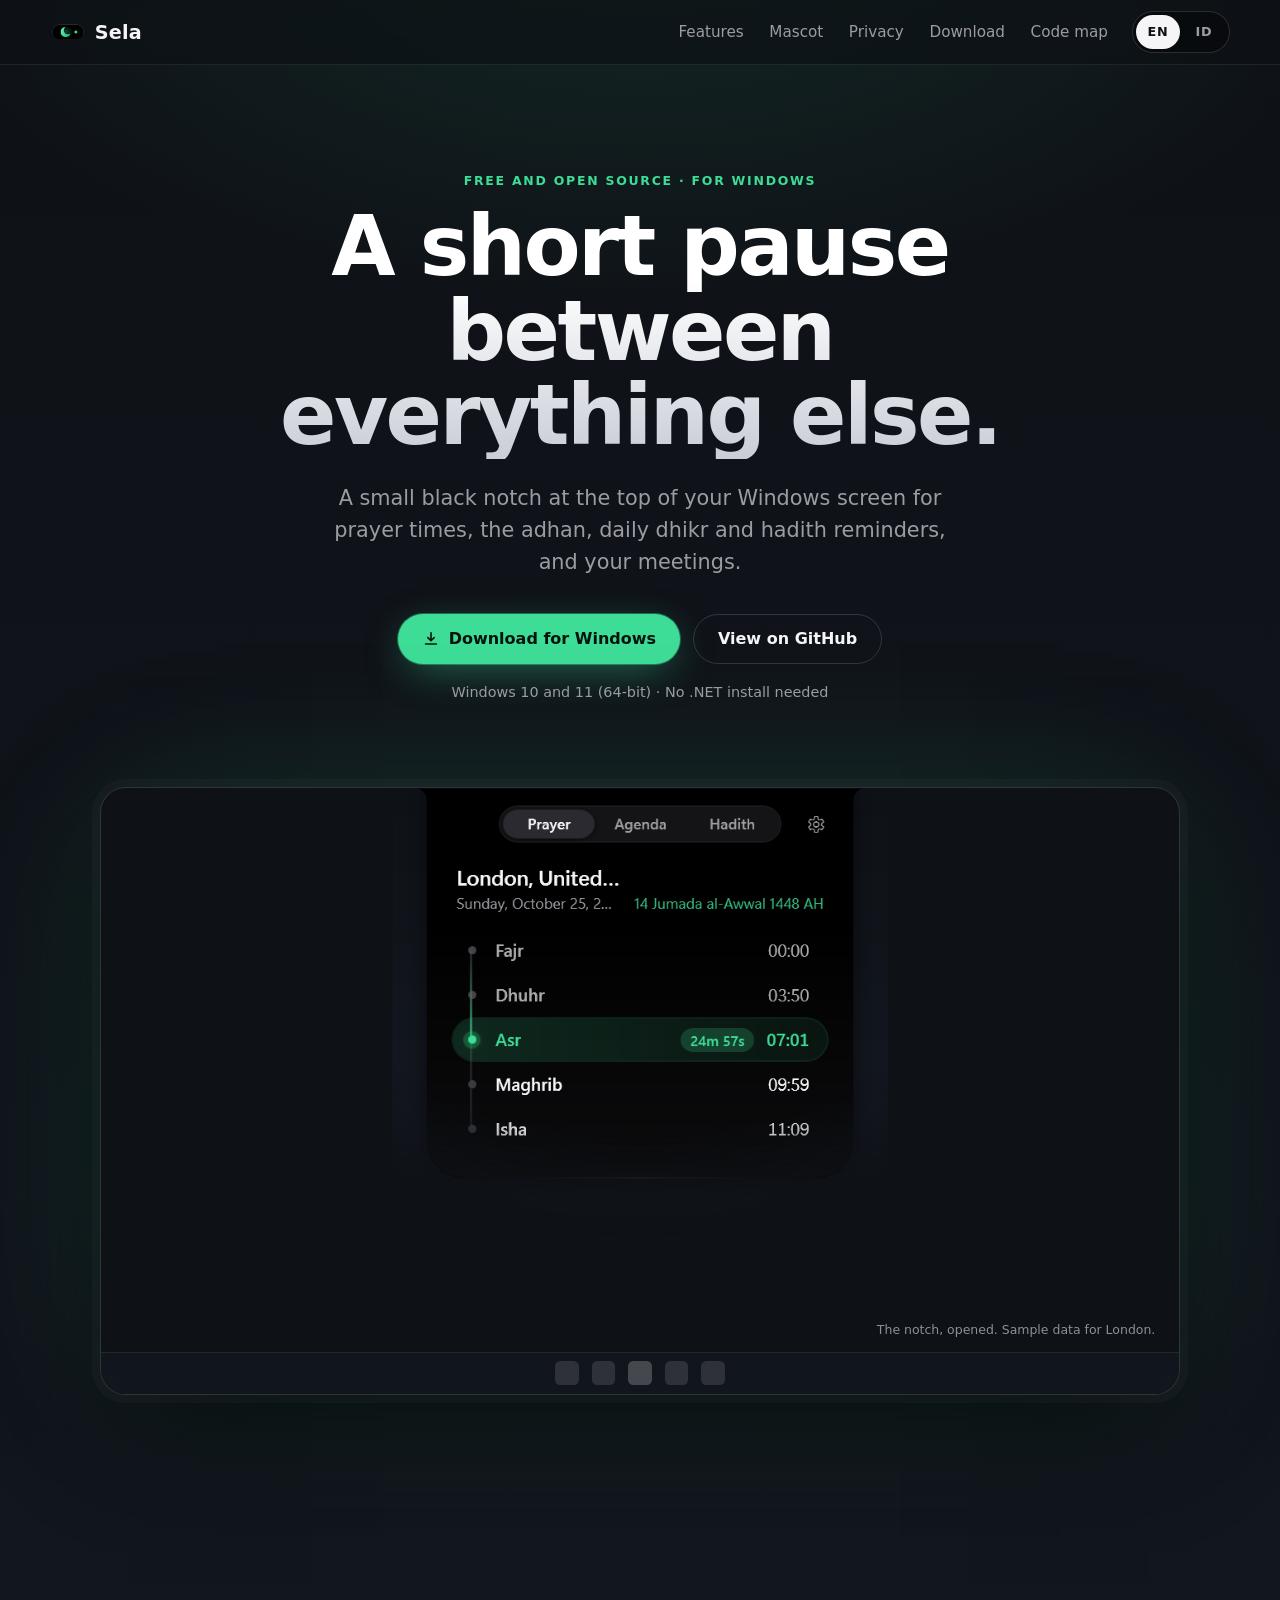
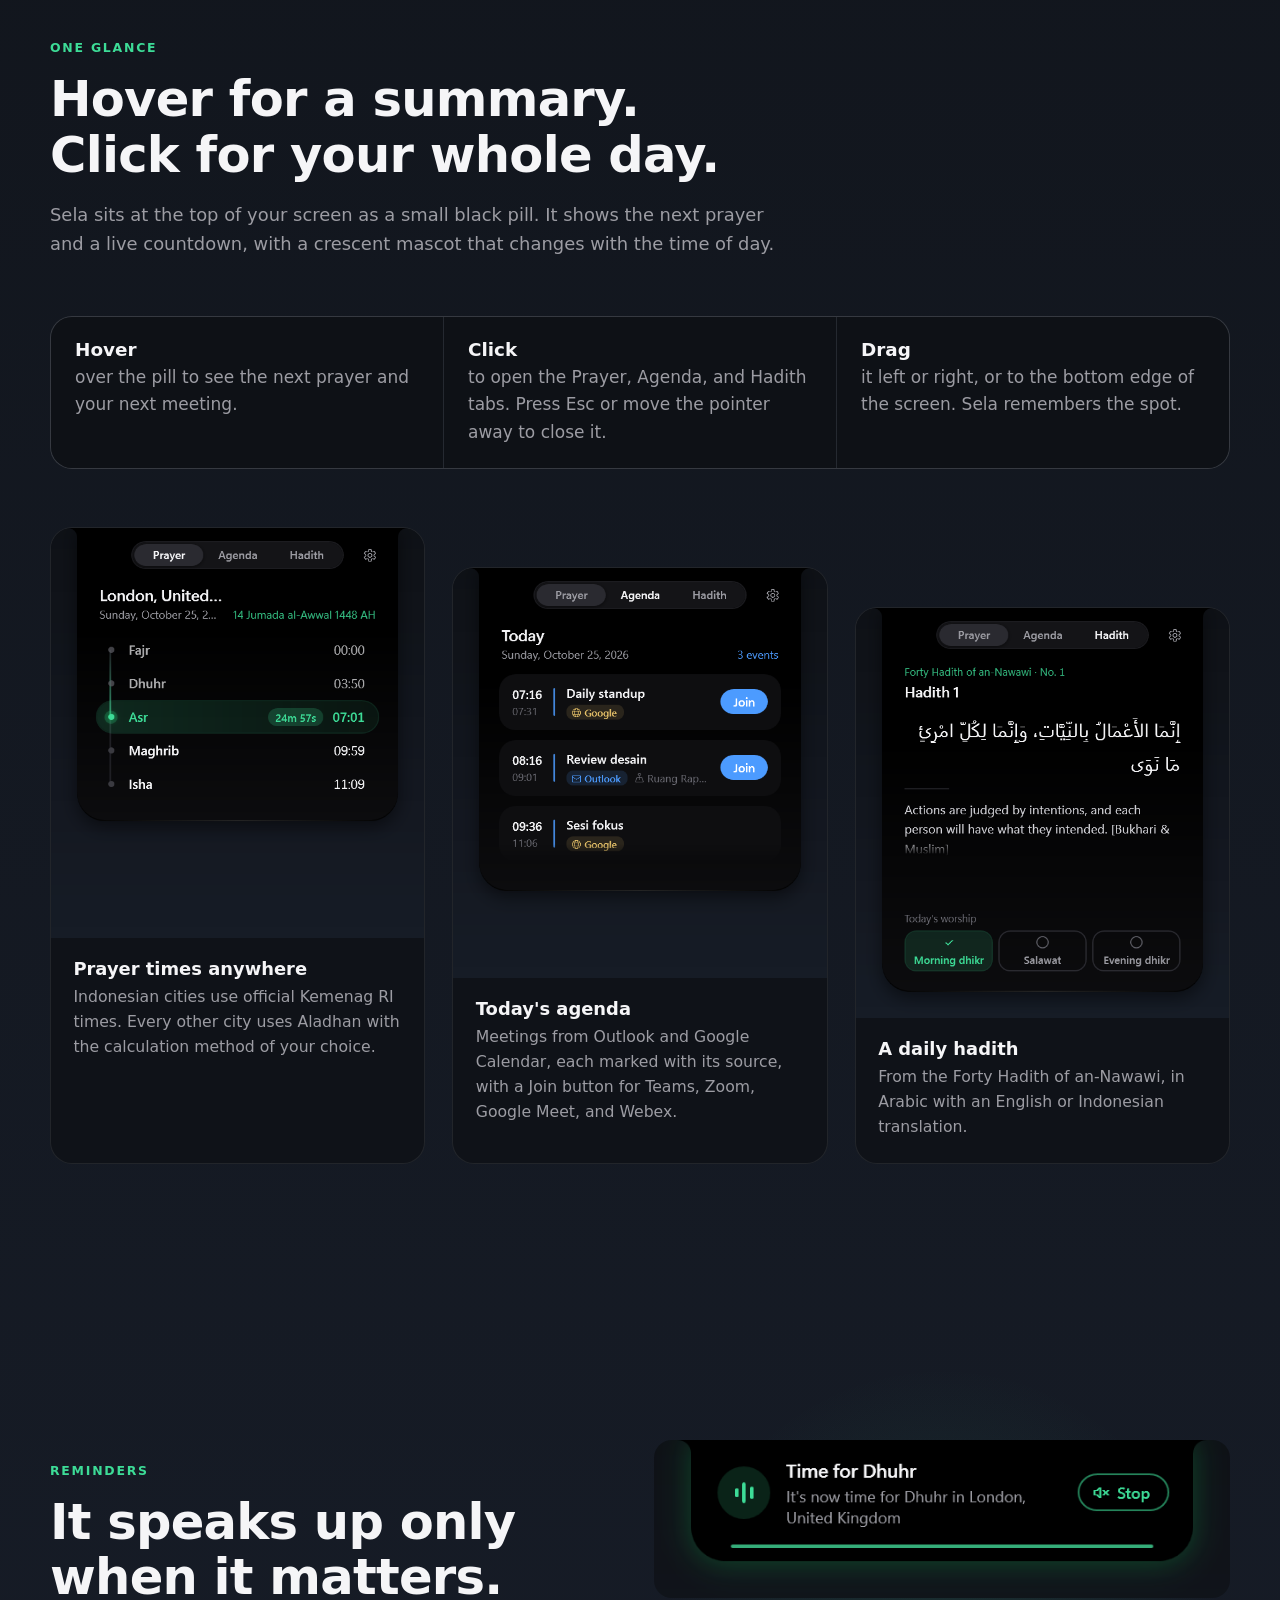
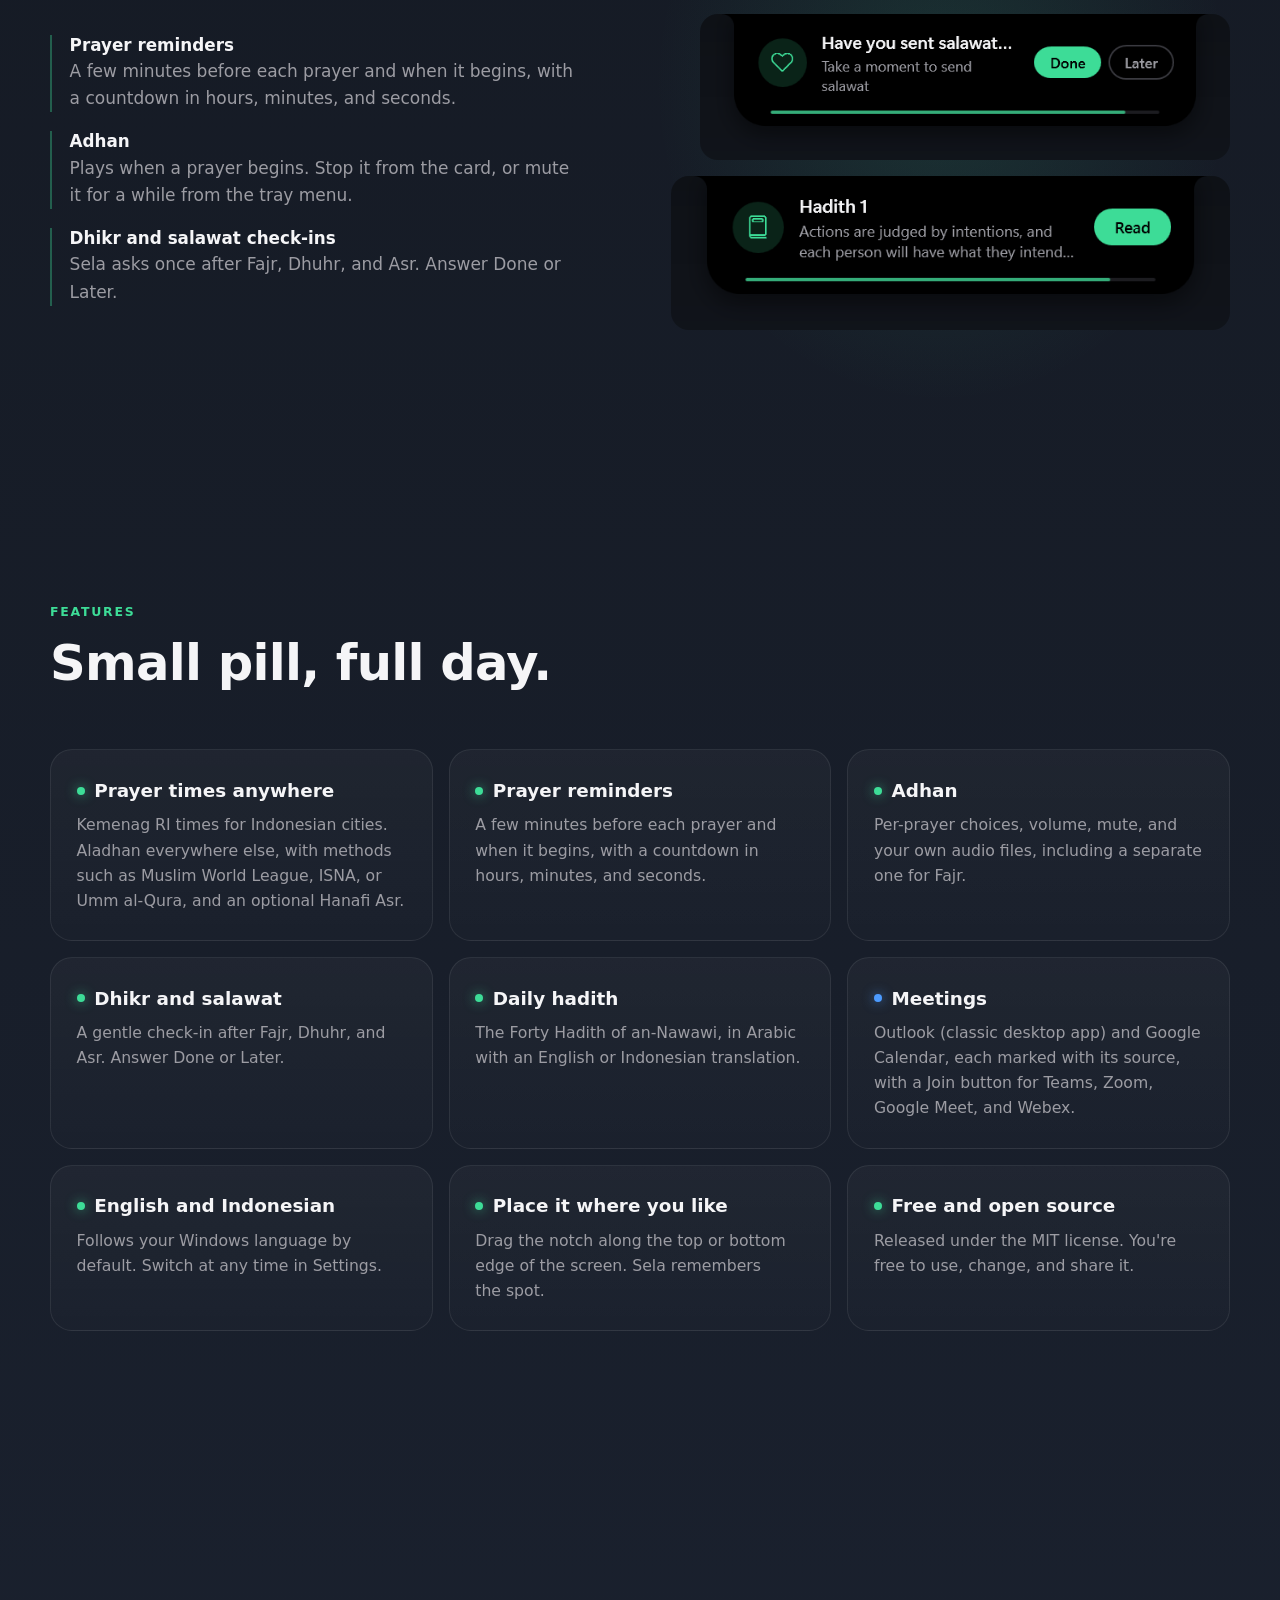
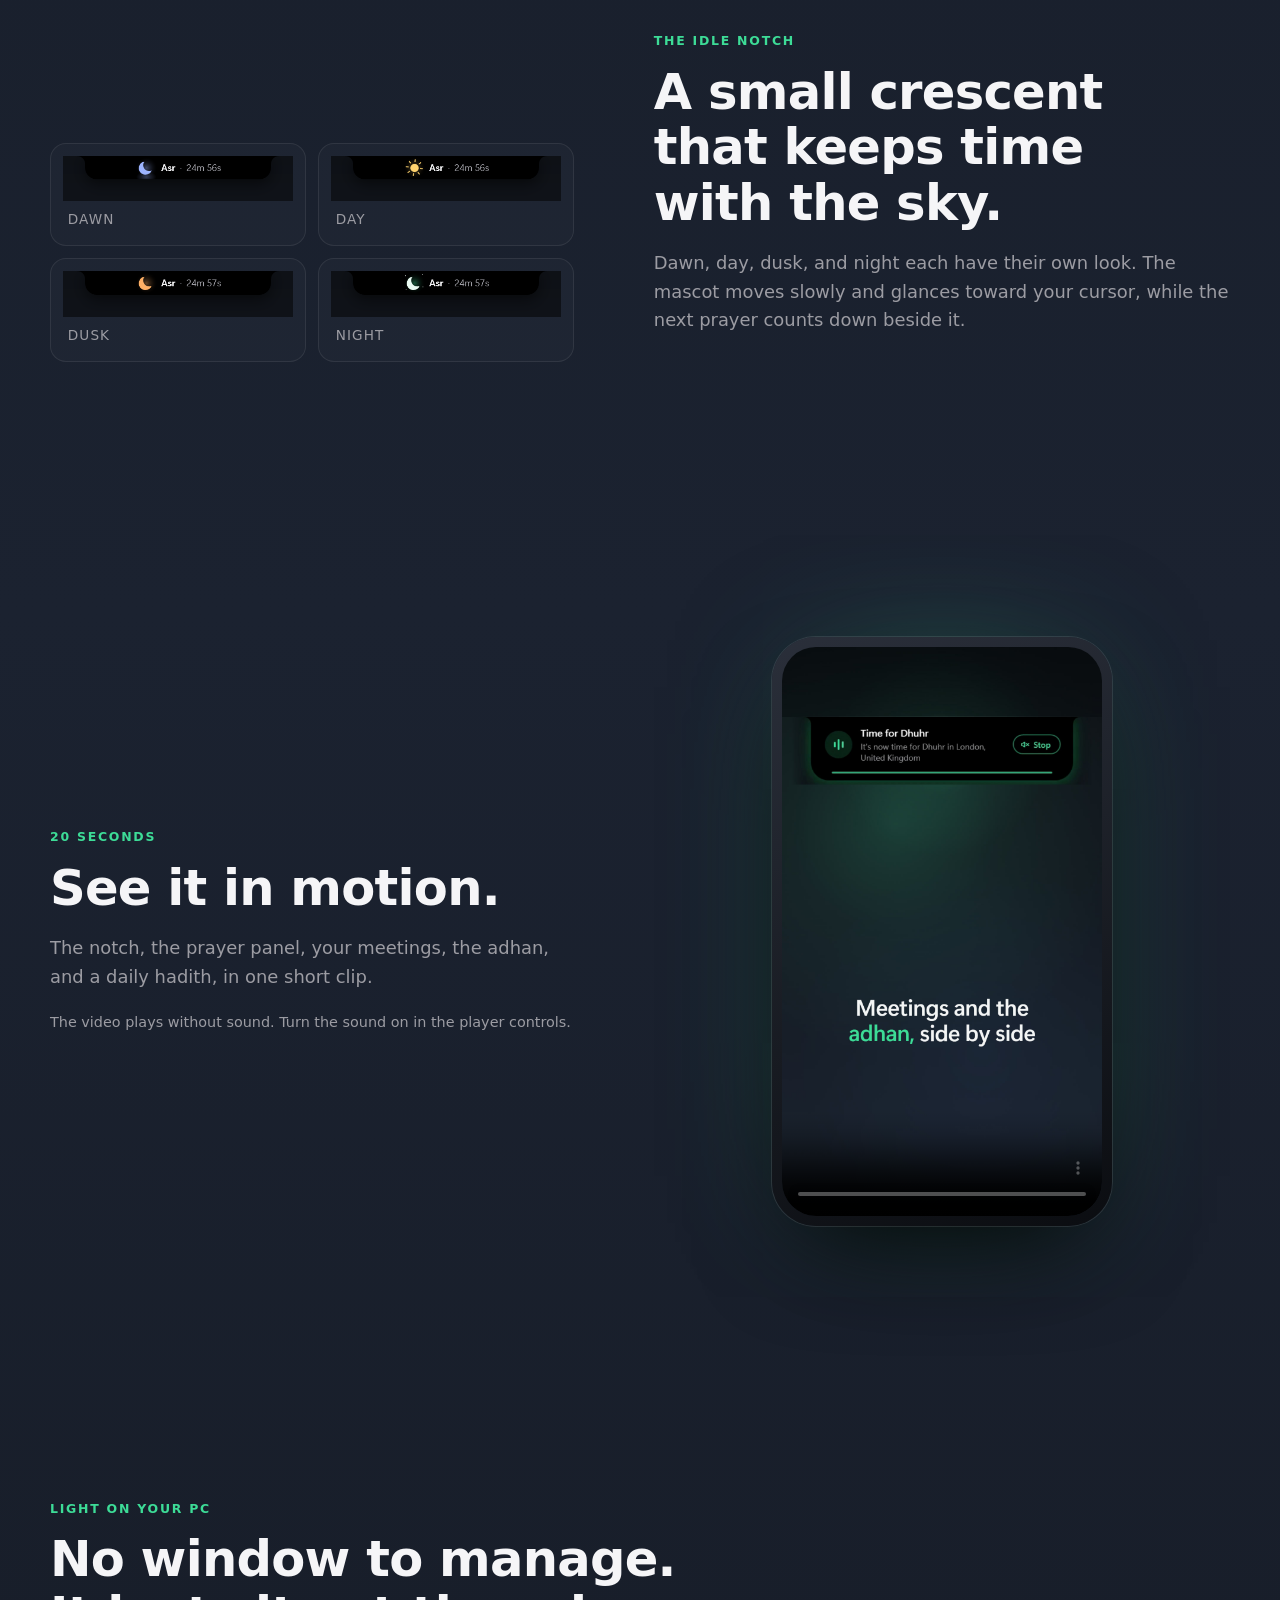
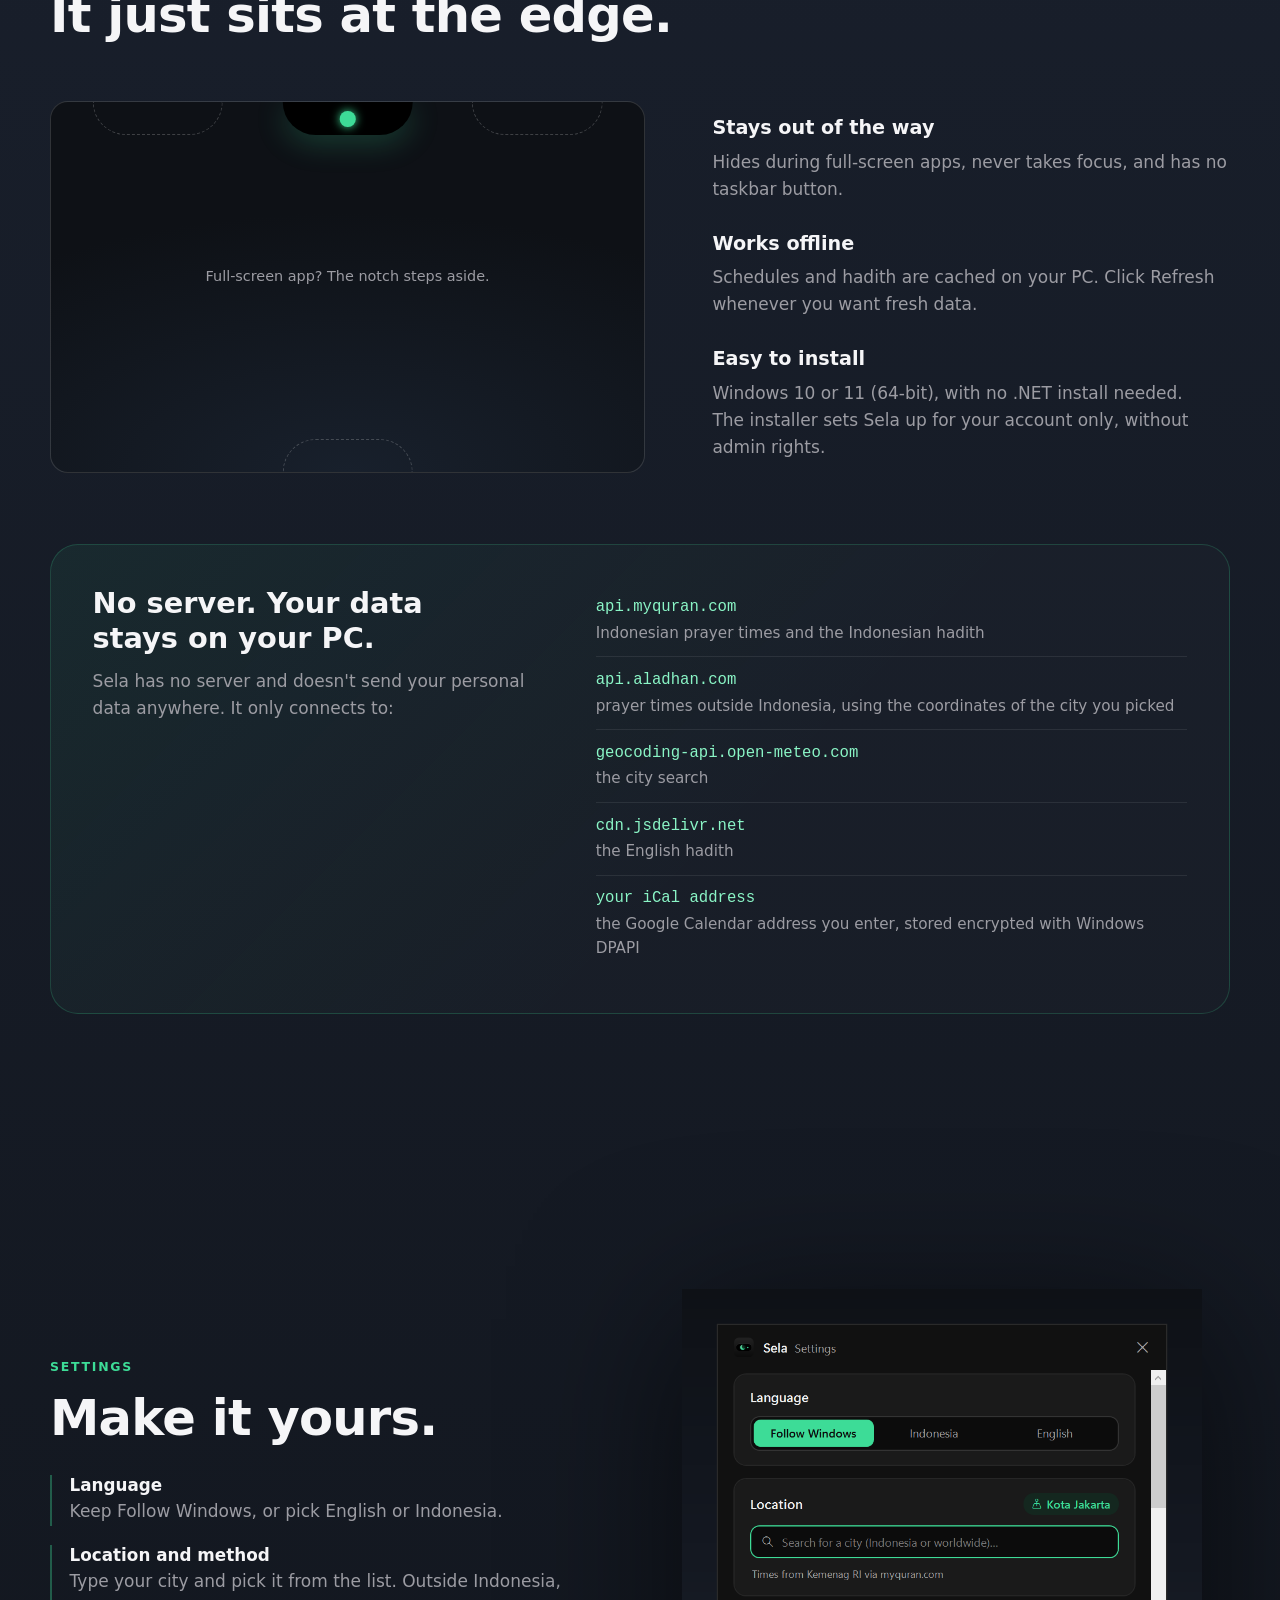
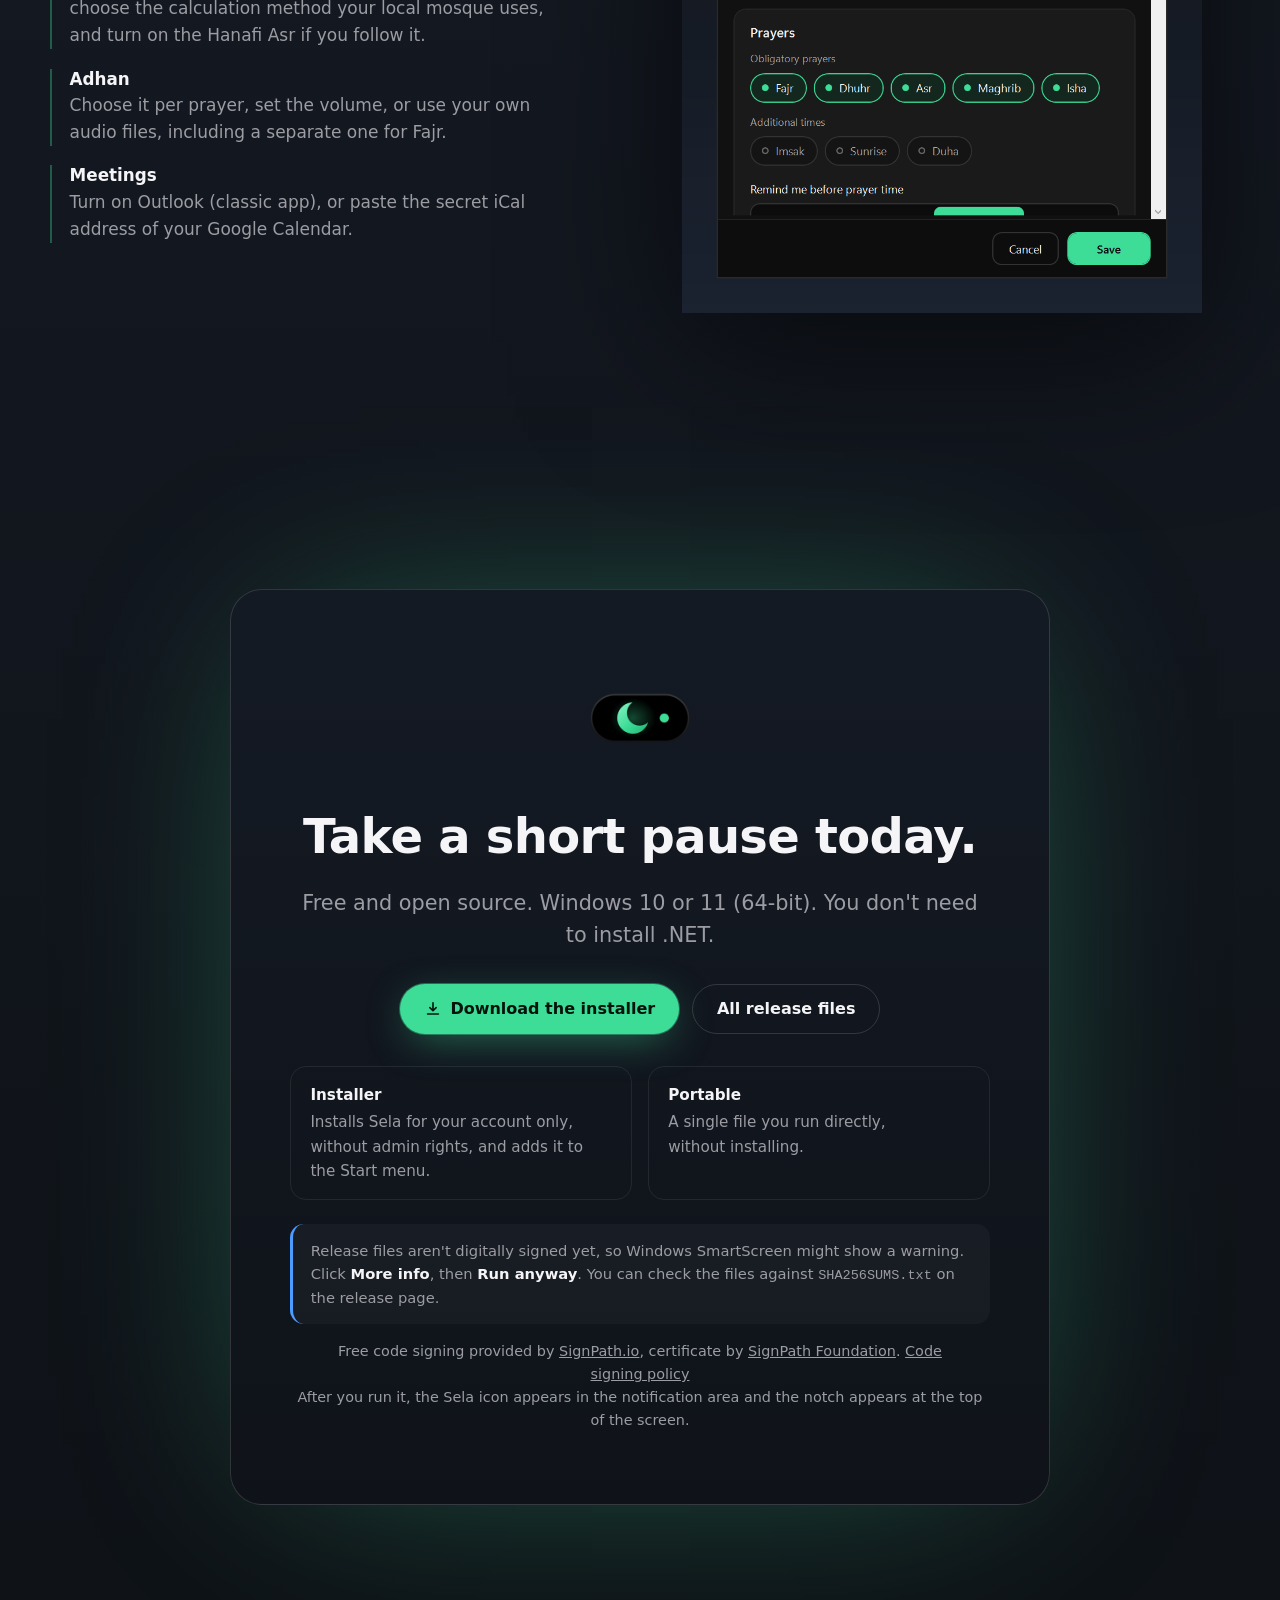
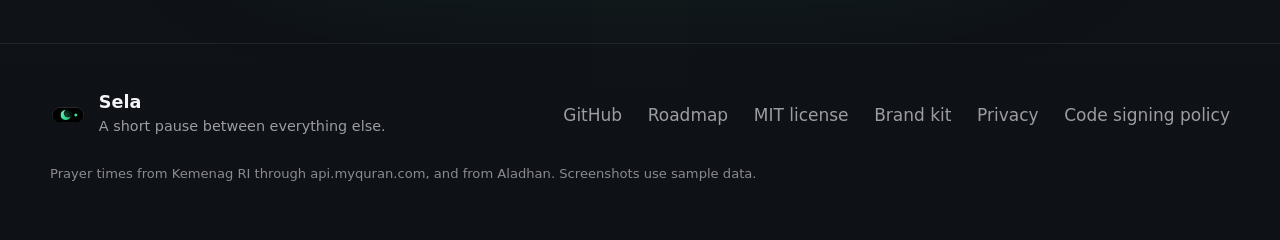
<file: docs/index.html>
<!doctype html>
<html lang="en">
<head>
  <meta charset="utf-8">
  <meta name="viewport" content="width=device-width, initial-scale=1">
  <title>Sela · A short pause between everything else</title>
  <meta name="description" content="Sela is a small black notch at the top of your Windows screen for prayer times, the adhan, daily dhikr and hadith reminders, and your Outlook and Google Calendar meetings. Free and open source.">
  <link rel="canonical" href="https://agusumri.github.io/sela/">
  <meta name="theme-color" content="#0E1116">
  <meta name="color-scheme" content="dark">

  <meta property="og:type" content="website">
  <meta property="og:site_name" content="Sela">
  <meta property="og:title" content="Sela · A short pause between everything else">
  <meta property="og:description" content="A small notch at the top of your Windows screen for prayer times, the adhan, daily reminders, and meetings.">
  <meta property="og:url" content="https://agusumri.github.io/sela/">
  <meta property="og:image" content="https://agusumri.github.io/sela/brand/social/github-social-preview.png">
  <meta property="og:image:width" content="1280">
  <meta property="og:image:height" content="640">
  <meta property="og:image:alt" content="Sela logo and tagline on a dark background">
  <meta property="og:locale" content="en_US">
  <meta property="og:locale:alternate" content="id_ID">
  <meta name="twitter:card" content="summary_large_image">
  <meta name="twitter:title" content="Sela · A short pause between everything else">
  <meta name="twitter:description" content="A small notch at the top of your Windows screen for prayer times, the adhan, daily reminders, and meetings.">
  <meta name="twitter:image" content="https://agusumri.github.io/sela/brand/social/github-social-preview.png">

  <link rel="icon" href="assets/img/favicon.svg" type="image/svg+xml">
  <link rel="icon" href="assets/img/favicon-32.png" type="image/png" sizes="32x32">
  <link rel="apple-touch-icon" href="assets/img/apple-touch-icon.png">
  <link rel="stylesheet" href="assets/css/site.css">
  <script>document.documentElement.classList.add('js');</script>
</head>
<body>
  <a class="skip" href="#main" data-i18n="skip">Skip to content</a>

  <header class="site-header">
    <div class="wrap header-row">
      <a class="brand" href="#top" aria-label="Sela, back to top">
        <img src="assets/img/sela-mark-256.png" alt="" width="40" height="40">
        <span>Sela</span>
      </a>
      <nav class="nav" aria-label="Sections" data-i18n-aria="navLabel">
        <a href="#features" data-i18n="navFeatures">Features</a>
        <a href="#mascot" data-i18n="navMascot">Mascot</a>
        <a href="#privacy" data-i18n="navPrivacy">Privacy</a>
        <a href="#download" data-i18n="navDownload">Download</a>
        <a href="floorplan/" data-i18n="navMap">Code map</a>
      </nav>
      <div class="lang" role="group" aria-label="Language" data-i18n-aria="langLabel">
        <button type="button" data-lang="en" aria-pressed="true" lang="en"><span aria-hidden="true">EN</span><span class="sr">English</span></button>
        <button type="button" data-lang="id" aria-pressed="false" lang="id"><span aria-hidden="true">ID</span><span class="sr">Bahasa Indonesia</span></button>
      </div>
    </div>
  </header>

  <main id="main">
    <!-- Hero -->
    <section class="hero" id="top" aria-labelledby="hero-title">
      <div class="wrap hero-copy">
        <p class="eyebrow reveal" data-i18n="heroEyebrow">Free and open source · for Windows</p>
        <h1 id="hero-title" class="reveal" data-i18n="heroTitle">A short pause between everything&nbsp;else.</h1>
        <p class="lede reveal" data-i18n="heroLede">A small black notch at the top of your Windows screen for prayer times, the adhan, daily dhikr and hadith reminders, and your meetings.</p>
        <div class="cta reveal">
          <a class="btn btn-primary" href="https://github.com/agusumri/sela/releases/latest" data-dl>
            <svg aria-hidden="true" viewBox="0 0 20 20" width="18" height="18"><path d="M10 3v9m0 0 -3.5-3.5M10 12l3.5-3.5M4 15.5h12" fill="none" stroke="currentColor" stroke-width="1.8" stroke-linecap="round" stroke-linejoin="round"/></svg>
            <span data-i18n="ctaDownload">Download for Windows</span>
          </a>
          <a class="btn btn-ghost" href="https://github.com/agusumri/sela" data-i18n="ctaGithub">View on GitHub</a>
        </div>
        <p class="fine reveal"><span data-dl-meta></span><span data-i18n="heroReq">Windows 10 and 11 (64-bit) · No .NET install needed</span></p>
      </div>

      <div class="wrap">
        <figure class="screen reveal" aria-labelledby="screen-cap">
          <div class="screen-sky" aria-hidden="true">
            <span class="sky sky-dawn"></span><span class="sky sky-day"></span><span class="sky sky-dusk"></span><span class="sky sky-night"></span>
          </div>
          <div class="screen-panel">
            <img src="assets/img/en/panel-prayer.png" data-src="panel-prayer.png" width="600" height="660" fetchpriority="high"
                 alt="The Sela notch opened at the top of the screen: the London prayer schedule with a timeline and the next prayer highlighted in green"
                 data-i18n-alt="altHero">
          </div>
          <div class="taskbar" aria-hidden="true"><i></i><i></i><i class="on"></i><i></i><i></i></div>
          <figcaption id="screen-cap" class="screen-cap" data-i18n="heroCaption">The notch, opened. Sample data for London.</figcaption>
        </figure>
      </div>
    </section>

    <!-- How it works -->
    <section class="section" id="features" aria-labelledby="glance-title">
      <div class="wrap">
        <div class="section-head reveal">
          <p class="eyebrow" data-i18n="glanceEyebrow">One glance</p>
          <h2 id="glance-title" data-i18n="glanceTitle">Hover for a summary. Click for your whole day.</h2>
          <p data-i18n="glanceLede">Sela sits at the top of your screen as a small black pill. It shows the next prayer and a live countdown, with a crescent mascot that changes with the time of day.</p>
        </div>

        <ol class="steps reveal">
          <li><b data-i18n="stepHoverT">Hover</b><span data-i18n="stepHover">over the pill to see the next prayer and your next meeting.</span></li>
          <li><b data-i18n="stepClickT">Click</b><span data-i18n="stepClick">to open the Prayer, Agenda, and Hadith tabs. Press Esc or move the pointer away to close it.</span></li>
          <li><b data-i18n="stepDragT">Drag</b><span data-i18n="stepDrag">it left or right, or to the bottom edge of the screen. Sela remembers the spot.</span></li>
        </ol>

        <div class="panels">
          <figure class="panel-card reveal">
            <img src="assets/img/en/panel-prayer.png" data-src="panel-prayer.png" width="600" height="660" loading="lazy"
                 alt="Prayer tab: London schedule with a timeline and the next prayer highlighted in green" data-i18n-alt="altPrayer">
            <figcaption>
              <b data-i18n="panelPrayerT">Prayer times anywhere</b>
              <span data-i18n="panelPrayer">Indonesian cities use official Kemenag RI times. Every other city uses Aladhan with the calculation method of your choice.</span>
            </figcaption>
          </figure>
          <figure class="panel-card reveal">
            <img src="assets/img/en/panel-agenda.png" data-src="panel-agenda.png" width="600" height="660" loading="lazy"
                 alt="Agenda tab: meeting cards marked Outlook or Google, with Join buttons" data-i18n-alt="altAgenda">
            <figcaption>
              <b data-i18n="panelAgendaT">Today's agenda</b>
              <span data-i18n="panelAgenda">Meetings from Outlook and Google Calendar, each marked with its source, with a Join button for Teams, Zoom, Google Meet, and Webex.</span>
            </figcaption>
          </figure>
          <figure class="panel-card reveal">
            <img src="assets/img/en/panel-hadith.png" data-src="panel-hadith.png" width="600" height="660" loading="lazy"
                 alt="Hadith tab: Forty Hadith of an-Nawawi in Arabic with an English translation and today's worship check-ins" data-i18n-alt="altHadith">
            <figcaption>
              <b data-i18n="panelHadithT">A daily hadith</b>
              <span data-i18n="panelHadith">From the Forty Hadith of an-Nawawi, in Arabic with an English or Indonesian translation.</span>
            </figcaption>
          </figure>
        </div>
      </div>
    </section>

    <!-- Reminders -->
    <section class="section reminders" aria-labelledby="rem-title">
      <div class="wrap split">
        <div class="split-copy reveal">
          <p class="eyebrow" data-i18n="remEyebrow">Reminders</p>
          <h2 id="rem-title" data-i18n="remTitle">It speaks up only when it matters.</h2>
          <dl class="defs">
            <div><dt data-i18n="remPrayerT">Prayer reminders</dt><dd data-i18n="remPrayer">A few minutes before each prayer and when it begins, with a countdown in hours, minutes, and seconds.</dd></div>
            <div><dt data-i18n="remAdhanT">Adhan</dt><dd data-i18n="remAdhan">Plays when a prayer begins. Stop it from the card, or mute it for a while from the tray menu.</dd></div>
            <div><dt data-i18n="remHabitT">Dhikr and salawat check-ins</dt><dd data-i18n="remHabit">Sela asks once after Fajr, Dhuhr, and Asr. Answer Done or Later.</dd></div>
          </dl>
        </div>
        <div class="cards-stack">
          <img class="reveal" src="assets/img/en/reminder-adhan.png" data-src="reminder-adhan.png" width="654" height="180" loading="lazy"
               alt="Prayer time card with a Stop button for the adhan" data-i18n-alt="altRemAdhan">
          <img class="reveal" src="assets/img/en/reminder-habit.png" data-src="reminder-habit.png" width="654" height="180" loading="lazy"
               alt="Check-in card asking about salawat, with Done and Later buttons" data-i18n-alt="altRemHabit">
          <img class="reveal" src="assets/img/en/reminder-hadith.png" data-src="reminder-hadith.png" width="654" height="180" loading="lazy"
               alt="Daily hadith card with a short preview and a Read button" data-i18n-alt="altRemHadith">
        </div>
      </div>
    </section>

    <!-- Feature grid -->
    <section class="section" aria-labelledby="grid-title">
      <div class="wrap">
        <div class="section-head reveal">
          <p class="eyebrow" data-i18n="gridEyebrow">Features</p>
          <h2 id="grid-title" data-i18n="gridTitle">Small pill, full day.</h2>
        </div>
        <ul class="grid">
          <li class="reveal"><h3 data-i18n="fPrayerT">Prayer times anywhere</h3><p data-i18n="fPrayer">Kemenag RI times for Indonesian cities. Aladhan everywhere else, with methods such as Muslim World League, ISNA, or Umm al-Qura, and an optional Hanafi Asr.</p></li>
          <li class="reveal"><h3 data-i18n="fRemT">Prayer reminders</h3><p data-i18n="fRem">A few minutes before each prayer and when it begins, with a countdown in hours, minutes, and seconds.</p></li>
          <li class="reveal"><h3 data-i18n="fAdhanT">Adhan</h3><p data-i18n="fAdhan">Per-prayer choices, volume, mute, and your own audio files, including a separate one for Fajr.</p></li>
          <li class="reveal"><h3 data-i18n="fHabitT">Dhikr and salawat</h3><p data-i18n="fHabit">A gentle check-in after Fajr, Dhuhr, and Asr. Answer Done or Later.</p></li>
          <li class="reveal"><h3 data-i18n="fHadithT">Daily hadith</h3><p data-i18n="fHadith">The Forty Hadith of an-Nawawi, in Arabic with an English or Indonesian translation.</p></li>
          <li class="reveal"><h3 class="blue" data-i18n="fMeetT">Meetings</h3><p data-i18n="fMeet">Outlook (classic desktop app) and Google Calendar, each marked with its source, with a Join button for Teams, Zoom, Google Meet, and Webex.</p></li>
          <li class="reveal"><h3 data-i18n="fLangT">English and Indonesian</h3><p data-i18n="fLang">Follows your Windows language by default. Switch at any time in Settings.</p></li>
          <li class="reveal"><h3 data-i18n="fPlaceT">Place it where you like</h3><p data-i18n="fPlace">Drag the notch along the top or bottom edge of the screen. Sela remembers the spot.</p></li>
          <li class="reveal"><h3 data-i18n="fOpenT">Free and open source</h3><p data-i18n="fOpen">Released under the MIT license. You're free to use, change, and share it.</p></li>
        </ul>
      </div>
    </section>

    <!-- Mascot -->
    <section class="section mascot" id="mascot" aria-labelledby="mascot-title">
      <div class="wrap split split-rev">
        <div class="split-copy reveal">
          <p class="eyebrow" data-i18n="mascotEyebrow">The idle notch</p>
          <h2 id="mascot-title" data-i18n="mascotTitle">A small crescent that keeps time with the sky.</h2>
          <p data-i18n="mascotLede">Dawn, day, dusk, and night each have their own look. The mascot moves slowly and glances toward your cursor, while the next prayer counts down beside it.</p>
        </div>
        <div class="sky-stage reveal">
          <div class="cycler" aria-hidden="true">
            <img src="assets/img/en/idle-dawn.png" data-src="idle-dawn.png" width="438" height="87" loading="lazy" alt="">
            <img src="assets/img/en/idle-day.png" data-src="idle-day.png" width="438" height="87" loading="lazy" alt="">
            <img src="assets/img/en/idle-dusk.png" data-src="idle-dusk.png" width="438" height="87" loading="lazy" alt="">
            <img src="assets/img/en/idle-night.png" data-src="idle-night.png" width="438" height="87" loading="lazy" alt="">
          </div>
        <ul class="skies" aria-label="The notch through the day" data-i18n-aria="skiesLabel">
          <li class="reveal"><img src="assets/img/en/idle-dawn.png" data-src="idle-dawn.png" width="438" height="87" loading="lazy" alt="Dawn: lavender crescent, next prayer and a countdown with seconds" data-i18n-alt="altDawn"><span data-i18n="skyDawn">Dawn</span></li>
          <li class="reveal"><img src="assets/img/en/idle-day.png" data-src="idle-day.png" width="438" height="87" loading="lazy" alt="Day: small sun with rays, next prayer and countdown" data-i18n-alt="altDay"><span data-i18n="skyDay">Day</span></li>
          <li class="reveal"><img src="assets/img/en/idle-dusk.png" data-src="idle-dusk.png" width="438" height="87" loading="lazy" alt="Dusk: amber crescent, next prayer and countdown" data-i18n-alt="altDusk"><span data-i18n="skyDusk">Dusk</span></li>
          <li class="reveal"><img src="assets/img/en/idle-night.png" data-src="idle-night.png" width="438" height="87" loading="lazy" alt="Night: crescent with stars, next prayer and countdown" data-i18n-alt="altNight"><span data-i18n="skyNight">Night</span></li>
        </ul>
        </div>
      </div>
    </section>

    <!-- Video -->
    <section class="section motion" aria-labelledby="motion-title">
      <div class="wrap split">
        <div class="split-copy reveal">
          <p class="eyebrow" data-i18n="motionEyebrow">20 seconds</p>
          <h2 id="motion-title" data-i18n="motionTitle">See it in motion.</h2>
          <p data-i18n="motionLede">The notch, the prayer panel, your meetings, the adhan, and a daily hadith, in one short clip.</p>
          <p class="fine" data-i18n="motionNote">The video plays without sound. Turn the sound on in the player controls.</p>
        </div>
        <div class="phone reveal">
          <video id="brag" src="media/brag-en.mp4" poster="media/brag-en.jpg" width="1080" height="1920"
                 muted loop playsinline preload="metadata" controls
                 aria-label="Sela launch video: the notch, the prayer panel, meetings, the adhan and a daily hadith"
                 data-i18n-aria="videoLabel"></video>
        </div>
      </div>
    </section>

    <!-- Light on your PC + privacy -->
    <section class="section light" id="privacy" aria-labelledby="light-title">
      <div class="wrap">
        <div class="section-head reveal">
          <p class="eyebrow" data-i18n="lightEyebrow">Light on your PC</p>
          <h2 id="light-title" data-i18n="lightTitle">No window to manage. It just sits at the edge.</h2>
        </div>

        <div class="light-grid">
          <div class="desk reveal" aria-hidden="true">
            <div class="desk-screen">
              <span class="pill pill-now"><i></i></span>
              <span class="pill ghost g-left"></span>
              <span class="pill ghost g-right"></span>
              <span class="pill ghost g-bottom"></span>
              <span class="fs" data-i18n="deskFs">Full-screen app? The notch steps aside.</span>
            </div>
          </div>

          <ul class="light-list">
            <li class="reveal"><h3 data-i18n="lOutT">Stays out of the way</h3><p data-i18n="lOut">Hides during full-screen apps, never takes focus, and has no taskbar button.</p></li>
            <li class="reveal"><h3 data-i18n="lOffT">Works offline</h3><p data-i18n="lOff">Schedules and hadith are cached on your PC. Click Refresh whenever you want fresh data.</p></li>
            <li class="reveal"><h3 data-i18n="lInstT">Easy to install</h3><p data-i18n="lInst">Windows 10 or 11 (64-bit), with no .NET install needed. The installer sets Sela up for your account only, without admin rights.</p></li>
          </ul>
        </div>

        <div class="privacy reveal">
          <div>
            <h3 data-i18n="privT">No server. Your data stays on your PC.</h3>
            <p data-i18n="priv">Sela has no server and doesn't send your personal data anywhere. It only connects to:</p>
          </div>
          <ul class="hosts">
            <li><code>api.myquran.com</code><span data-i18n="h1">Indonesian prayer times and the Indonesian hadith</span></li>
            <li><code>api.aladhan.com</code><span data-i18n="h2">prayer times outside Indonesia, using the coordinates of the city you picked</span></li>
            <li><code>geocoding-api.open-meteo.com</code><span data-i18n="h3">the city search</span></li>
            <li><code>cdn.jsdelivr.net</code><span data-i18n="h4">the English hadith</span></li>
            <li><code data-i18n="h5c">your iCal address</code><span data-i18n="h5">the Google Calendar address you enter, stored encrypted with Windows DPAPI</span></li>
          </ul>
        </div>
      </div>
    </section>

    <!-- Settings -->
    <section class="section settings" aria-labelledby="set-title">
      <div class="wrap split">
        <div class="split-copy reveal">
          <p class="eyebrow" data-i18n="setEyebrow">Settings</p>
          <h2 id="set-title" data-i18n="setTitle">Make it yours.</h2>
          <dl class="defs">
            <div><dt data-i18n="sLangT">Language</dt><dd data-i18n="sLang">Keep Follow Windows, or pick English or Indonesia.</dd></div>
            <div><dt data-i18n="sLocT">Location and method</dt><dd data-i18n="sLoc">Type your city and pick it from the list. Outside Indonesia, choose the calculation method your local mosque uses, and turn on the Hanafi Asr if you follow it.</dd></div>
            <div><dt data-i18n="sAdhanT">Adhan</dt><dd data-i18n="sAdhan">Choose it per prayer, set the volume, or use your own audio files, including a separate one for Fajr.</dd></div>
            <div><dt data-i18n="sMeetT">Meetings</dt><dd data-i18n="sMeet">Turn on Outlook (classic app), or paste the secret iCal address of your Google Calendar.</dd></div>
          </dl>
        </div>
        <figure class="settings-shot reveal">
          <img src="assets/img/en/settings.png" data-src="settings.png" width="900" height="1080" loading="lazy"
               alt="Settings window in English with Language, Location and Prayer sections" data-i18n-alt="altSettings">
        </figure>
      </div>
    </section>

    <!-- Download -->
    <section class="section download" id="download" aria-labelledby="dl-title">
      <div class="wrap">
        <div class="dl-card reveal">
          <img class="dl-mark" src="assets/img/sela-mark-256.png" alt="" width="128" height="128" loading="lazy">
          <h2 id="dl-title" data-i18n="dlTitle">Take a short pause today.</h2>
          <p class="lede" data-i18n="dlLede">Free and open source. Windows 10 or 11 (64-bit). You don't need to install .NET.</p>
          <div class="cta">
            <a class="btn btn-primary" href="https://github.com/agusumri/sela/releases/latest" data-dl>
              <svg aria-hidden="true" viewBox="0 0 20 20" width="18" height="18"><path d="M10 3v9m0 0 -3.5-3.5M10 12l3.5-3.5M4 15.5h12" fill="none" stroke="currentColor" stroke-width="1.8" stroke-linecap="round" stroke-linejoin="round"/></svg>
              <span data-i18n="dlInstaller">Download the installer</span>
            </a>
            <a class="btn btn-ghost" href="https://github.com/agusumri/sela/releases/latest" data-dl-portable data-i18n="dlAll">All release files</a>
          </div>
          <p class="fine" data-dl-meta></p>
          <div class="dl-opts">
            <p><b data-i18n="dlInstT">Installer</b> <span data-i18n="dlInst">Installs Sela for your account only, without admin rights, and adds it to the Start menu.</span></p>
            <p><b data-i18n="dlPortT">Portable</b> <span data-i18n="dlPort">A single file you run directly, without installing.</span></p>
          </div>
          <p class="note" data-i18n="dlNote">Release files aren't digitally signed yet, so Windows SmartScreen might show a warning. Click <b>More info</b>, then <b>Run anyway</b>. You can check the files against <code>SHA256SUMS.txt</code> on the release page.</p>
          <p class="fine">Free code signing provided by <a href="https://about.signpath.io/">SignPath.io</a>, certificate by <a href="https://signpath.org/">SignPath Foundation</a>. <a href="https://github.com/agusumri/sela#code-signing-policy" data-href-id="https://github.com/agusumri/sela/blob/main/README.id.md#code-signing-policy">Code signing policy</a></p>
          <p class="fine" data-i18n="dlAfter">After you run it, the Sela icon appears in the notification area and the notch appears at the top of the screen.</p>
        </div>
      </div>
    </section>
  </main>

  <footer class="site-footer">
    <div class="wrap footer-row">
      <div class="footer-brand">
        <img src="assets/img/sela-mark-256.png" alt="" width="36" height="36" loading="lazy">
        <div>
          <b>Sela</b>
          <span data-i18n="footTag">A short pause between everything else.</span>
        </div>
      </div>
      <nav aria-label="Project links" data-i18n-aria="footNav">
        <ul class="footer-links">
          <li><a href="https://github.com/agusumri/sela">GitHub</a></li>
          <li><a href="https://github.com/agusumri/sela/issues/13" data-i18n="footRoadmap">Roadmap</a></li>
          <li><a href="https://github.com/agusumri/sela/blob/main/LICENSE" data-i18n="footLicense">MIT license</a></li>
          <li><a href="https://github.com/agusumri/sela/tree/main/docs/brand" data-i18n="footBrand">Brand kit</a></li>
          <li><a href="https://github.com/agusumri/sela#privacy" data-href-id="https://github.com/agusumri/sela/blob/main/README.id.md#privasi" data-i18n="footPrivacy">Privacy</a></li>
          <li><a href="https://github.com/agusumri/sela#code-signing-policy" data-href-id="https://github.com/agusumri/sela/blob/main/README.id.md#code-signing-policy">Code signing policy</a></li>
        </ul>
      </nav>
      <p class="credits" data-i18n="footCredits">Prayer times from Kemenag RI through api.myquran.com, and from Aladhan. Screenshots use sample data.</p>
    </div>
  </footer>

  <script src="assets/js/site.js"></script>
</body>
</html>
</file>
<file: docs/assets/css/site.css>
/* Sela landing page. No web fonts, no third-party requests. */
:root {
  --bg-0: #0E1116;
  --bg-1: #1B2230;
  --bg-card: #141922;
  --line: rgb(255 255 255 / .08);
  --line-2: rgb(255 255 255 / .14);
  --text: #F5F5F7;
  --muted: #9C9CA3;
  --accent: #3DDC97;
  --accent-2: #8AF5C6;
  --blue: #4C9BFF;
  --notch: #000;
  --radius: 22px;
  --wrap: 1180px;
  --ease: cubic-bezier(.22, .61, .36, 1);
  --font-display: "Segoe UI Variable Display", "Segoe UI", system-ui, -apple-system, sans-serif;
  --font-text: "Segoe UI Variable Text", "Segoe UI", system-ui, -apple-system, sans-serif;
  color-scheme: dark;
}

*, *::before, *::after { box-sizing: border-box; }
html { scroll-behavior: smooth; -webkit-text-size-adjust: 100%; overflow-x: clip; }
@media (prefers-reduced-motion: reduce) { html { scroll-behavior: auto; } }

body {
  margin: 0;
  min-height: 100vh;
  overflow-x: clip;
  font: 400 1.0625rem/1.6 var(--font-text);
  color: var(--text);
  background:
    radial-gradient(1100px 620px at 50% -120px, rgb(61 220 151 / .13), transparent 70%),
    linear-gradient(180deg, var(--bg-0) 0%, var(--bg-1) 55%, var(--bg-0) 100%);
  background-color: var(--bg-0);
  text-rendering: optimizeLegibility;
  -webkit-font-smoothing: antialiased;
}

img, video { display: block; max-width: 100%; height: auto; }
a { color: inherit; }
code { font: .92em/1.4 ui-monospace, "Cascadia Mono", Consolas, monospace; }
h1, h2, h3 { font-family: var(--font-display); font-weight: 600; margin: 0; text-wrap: balance; }
p { margin: 0; text-wrap: pretty; }

.wrap { width: min(100% - 2.5rem, var(--wrap)); margin-inline: auto; }
.sr { position: absolute; width: 1px; height: 1px; overflow: hidden; clip-path: inset(50%); white-space: nowrap; }

:focus-visible { outline: 2px solid var(--accent); outline-offset: 3px; border-radius: 8px; }

.skip {
  position: absolute; left: 1rem; top: -4rem; z-index: 100;
  padding: .6rem 1rem; border-radius: 10px;
  background: var(--accent); color: #04140C; font-weight: 600; text-decoration: none;
}
.skip:focus { top: 1rem; }

/* Header */
.site-header {
  position: sticky; top: 0; z-index: 50;
  background: rgb(14 17 22 / .72);
  backdrop-filter: blur(14px) saturate(140%);
  -webkit-backdrop-filter: blur(14px) saturate(140%);
  border-bottom: 1px solid var(--line);
}
.header-row { display: flex; align-items: center; gap: 1.5rem; min-height: 64px; }
.brand { display: inline-flex; align-items: center; gap: .55rem; text-decoration: none; font: 600 1.2rem var(--font-display); letter-spacing: .01em; }
.brand img { width: 36px; height: 36px; }
.nav { display: flex; gap: 1.6rem; margin-left: auto; }
.nav a { color: var(--muted); text-decoration: none; font-size: .95rem; transition: color .3s var(--ease); }
.nav a:hover { color: var(--text); }
.lang {
  display: inline-flex; padding: 3px; gap: 2px;
  border: 1px solid var(--line-2); border-radius: 999px; background: rgb(0 0 0 / .35);
}
.lang button {
  min-width: 44px; min-height: 34px; padding: 0 .7rem;
  border: 0; border-radius: 999px; background: transparent; color: var(--muted);
  font: 600 .8rem/1 var(--font-text); letter-spacing: .06em; cursor: pointer;
  transition: background-color .3s var(--ease), color .3s var(--ease);
}
.lang button:hover { color: var(--text); }
.lang button[aria-pressed="true"] { background: var(--text); color: #0E1116; }
@media (max-width: 760px) {
  .nav { display: none; }
  .lang { margin-left: auto; }
}

/* Shared */
.eyebrow {
  color: var(--accent); font: 600 .78rem/1.2 var(--font-text);
  letter-spacing: .14em; text-transform: uppercase; margin-bottom: 1rem;
}
.lede { color: var(--muted); font-size: clamp(1.05rem, .95rem + .45vw, 1.3rem); line-height: 1.55; }
.fine { color: var(--muted); font-size: .9rem; }
.section { padding-block: clamp(5rem, 3rem + 7vw, 9rem); }
.section-head { max-width: 46rem; margin-bottom: clamp(2.5rem, 2rem + 2vw, 4rem); }
.section-head h2, .split-copy h2 {
  font-size: clamp(1.9rem, 1.3rem + 2.4vw, 3.1rem); line-height: 1.12; letter-spacing: -.015em; margin-bottom: 1.1rem;
}
.section-head > p:not(.eyebrow), .split-copy > p:not(.eyebrow):not(.fine) { color: var(--muted); font-size: 1.12rem; }

.btn {
  display: inline-flex; align-items: center; justify-content: center; gap: .55rem;
  min-height: 50px; padding: 0 1.5rem; border-radius: 999px;
  font: 600 1rem/1 var(--font-text); text-decoration: none;
  transition: transform .4s var(--ease), box-shadow .4s var(--ease), background-color .3s var(--ease), border-color .3s var(--ease);
}
.btn-primary {
  background: var(--accent); color: #04140C;
  box-shadow: 0 0 0 1px rgb(61 220 151 / .4), 0 10px 40px -10px rgb(61 220 151 / .55);
}
.btn-primary:hover { transform: translateY(-1px); box-shadow: 0 0 0 1px rgb(61 220 151 / .6), 0 16px 50px -12px rgb(61 220 151 / .7); }
.btn-ghost { border: 1px solid var(--line-2); color: var(--text); }
.btn-ghost:hover { border-color: rgb(255 255 255 / .3); background: rgb(255 255 255 / .04); }
.cta { display: flex; flex-wrap: wrap; gap: .8rem; }

/* Hero */
.hero { padding-top: clamp(3.5rem, 2rem + 6vw, 7rem); padding-bottom: clamp(4rem, 2rem + 6vw, 7rem); }
.hero-copy { text-align: center; max-width: 52rem; }
.hero h1 {
  font-size: clamp(2.5rem, 1.4rem + 5vw, 5.2rem); line-height: 1.02; letter-spacing: -.03em; margin-bottom: 1.4rem;
  background: linear-gradient(180deg, #FFFFFF 30%, #C9CDD6 100%);
  -webkit-background-clip: text; background-clip: text; color: transparent;
}
.hero .lede { max-width: 40rem; margin: 0 auto 2.2rem; }
.hero .cta { justify-content: center; margin-bottom: 1.1rem; }
.hero .fine { text-align: center; }
[data-dl-meta]:not(:empty)::after { content: " · "; }
.download [data-dl-meta]::after { content: none; }

/* Mock screen */
.screen {
  position: relative; margin: clamp(3rem, 2rem + 4vw, 5.5rem) auto 0;
  max-width: 1080px; aspect-ratio: 16 / 9;
  border-radius: clamp(14px, 2vw, 26px);
  background: #0E1116;
  border: 1px solid var(--line-2);
  box-shadow:
    0 0 0 8px rgb(255 255 255 / .025),
    0 40px 120px -30px rgb(0 0 0 / .9),
    0 0 160px -40px rgb(61 220 151 / .28);
  overflow: hidden; isolation: isolate;
}
.screen-sky, .sky { position: absolute; inset: 0; }
.screen-sky { z-index: -1; }
.sky { opacity: 0; animation: sky 48s linear infinite; }
.sky-dawn  { background: radial-gradient(120% 80% at 50% 110%, #3A2E57 0%, #1A1D2E 55%, #0E1116 100%); animation-delay: 0s; }
.sky-day   { background: radial-gradient(120% 80% at 50% 110%, #1F3A4A 0%, #15202B 55%, #0E1116 100%); animation-delay: -36s; }
.sky-dusk  { background: radial-gradient(120% 80% at 50% 110%, #4A3022 0%, #1E1A1E 55%, #0E1116 100%); animation-delay: -24s; }
.sky-night { background: radial-gradient(120% 80% at 50% 110%, #12302A 0%, #121822 55%, #0E1116 100%); animation-delay: -12s; }
@keyframes sky {
  0% { opacity: 0; }
  8%, 25% { opacity: 1; }
  33%, 100% { opacity: 0; }
}
.sky-night::after {
  content: ""; position: absolute; inset: 0;
  background-image:
    radial-gradient(1.4px 1.4px at 12% 22%, #fff9, transparent),
    radial-gradient(1px 1px at 82% 18%, #fff8, transparent),
    radial-gradient(1.2px 1.2px at 70% 42%, #fff6, transparent),
    radial-gradient(1px 1px at 25% 60%, #fff5, transparent),
    radial-gradient(1.3px 1.3px at 90% 64%, #fff7, transparent),
    radial-gradient(1px 1px at 8% 80%, #fff5, transparent);
}
.screen-panel {
  position: absolute; top: 0; left: 50%; width: min(46%, 520px);
  transform: translateX(-50%);
  /* soften the screenshot's own background into the sky */
  -webkit-mask-image: radial-gradient(140% 100% at 50% 0%, #000 62%, transparent 82%);
  mask-image: radial-gradient(140% 100% at 50% 0%, #000 62%, transparent 82%);
}
.screen-panel img { width: 100%; }
.js .screen-panel { clip-path: inset(0 0 78% 0); animation: unfold 1.6s var(--ease) .5s forwards; }
@keyframes unfold { to { clip-path: inset(0 0 0 0); } }
.taskbar {
  position: absolute; left: 0; right: 0; bottom: 0; height: 7%;
  display: flex; align-items: center; justify-content: center; gap: 1.2%;
  background: rgb(20 24 32 / .72); border-top: 1px solid var(--line);
  backdrop-filter: blur(10px);
}
.taskbar i { width: 2.2%; aspect-ratio: 1; border-radius: 22%; background: rgb(255 255 255 / .12); }
.taskbar i.on { background: rgb(255 255 255 / .22); }
.screen-cap { position: absolute; right: 2.2%; bottom: 9%; color: rgb(156 156 163 / .9); font-size: .78rem; }
@media (max-width: 640px) {
  .screen { aspect-ratio: 3 / 4; }
  .screen-panel { width: 92%; }
  .taskbar i { width: 6%; }
  .screen-cap { left: 0; right: 0; text-align: center; bottom: 10%; }
}

/* Steps */
.steps {
  list-style: none; padding: 0; margin: 0 0 clamp(2.5rem, 2rem + 2vw, 4rem);
  display: grid; grid-template-columns: repeat(3, 1fr); gap: 1px;
  border: 1px solid var(--line); border-radius: var(--radius); overflow: hidden; background: var(--line);
}
.steps li { background: var(--bg-0); padding: 1.4rem 1.5rem; color: var(--muted); }
.steps b { display: block; color: var(--text); font: 600 1.15rem var(--font-display); margin-bottom: .25rem; }
@media (max-width: 760px) { .steps { grid-template-columns: 1fr; } }

/* Panels */
.panels { display: grid; grid-template-columns: repeat(3, 1fr); gap: clamp(1rem, .5rem + 1.5vw, 1.75rem); }
.panel-card {
  margin: 0; border-radius: var(--radius); overflow: hidden;
  background: #0F1218; border: 1px solid var(--line);
  transition: transform .8s var(--ease), border-color .5s var(--ease);
}
.panel-card:hover { transform: translateY(-4px); border-color: rgb(61 220 151 / .3); }
.panel-card img { width: 100%; }
.panel-card figcaption { padding: 1.2rem 1.4rem 1.5rem; color: var(--muted); font-size: .98rem; }
.panel-card figcaption b { display: block; color: var(--text); font: 600 1.12rem var(--font-display); margin-bottom: .35rem; }
.panel-card:nth-child(2) { margin-top: 2.5rem; }
.panel-card:nth-child(3) { margin-top: 5rem; }
@media (max-width: 900px) {
  .panels { grid-template-columns: 1fr; max-width: 480px; margin-inline: auto; }
  .panel-card:nth-child(n) { margin-top: 0; }
}

/* Split layouts */
.split { display: grid; grid-template-columns: 1fr 1.1fr; gap: clamp(2.5rem, 1rem + 5vw, 6rem); align-items: center; }
.split-rev > :first-child { order: 2; }
@media (max-width: 900px) { .split { grid-template-columns: 1fr; } .split-rev > :first-child { order: 0; } }
.defs { margin: 1.8rem 0 0; display: grid; gap: 1.2rem; }
.defs div { padding-left: 1.1rem; border-left: 2px solid rgb(61 220 151 / .35); }
.defs dt { font: 600 1.05rem var(--font-display); }
.defs dd { margin: .2rem 0 0; color: var(--muted); }

.cards-stack { display: grid; gap: 1rem; position: relative; }
.cards-stack::before {
  content: ""; position: absolute; inset: -15% 0; z-index: -1;
  background: radial-gradient(closest-side, rgb(61 220 151 / .12), transparent);
}
.cards-stack img { width: 100%; border-radius: 18px; }
.cards-stack img:nth-child(2) { margin-left: 8%; width: 92%; }
.cards-stack img:nth-child(3) { margin-left: 3%; width: 97%; }

/* Feature grid */
.grid {
  list-style: none; margin: 0; padding: 0;
  display: grid; grid-template-columns: repeat(auto-fill, minmax(min(100%, 300px), 1fr)); gap: 1rem;
}
.grid li {
  padding: 1.6rem 1.6rem 1.7rem; border-radius: var(--radius);
  background: linear-gradient(180deg, rgb(255 255 255 / .035), rgb(255 255 255 / .01));
  border: 1px solid var(--line);
}
.grid h3 { font-size: 1.15rem; margin-bottom: .45rem; display: flex; align-items: center; gap: .6rem; }
.grid h3::before {
  content: ""; width: 8px; height: 8px; border-radius: 50%; background: var(--accent);
  box-shadow: 0 0 12px rgb(61 220 151 / .7); flex: none;
}
.grid h3.blue::before { background: var(--blue); box-shadow: 0 0 12px rgb(76 155 255 / .7); }
.grid p { color: var(--muted); font-size: .98rem; }

/* Mascot */
.mascot { position: relative; }
.sky-stage { display: grid; gap: 2rem; }
.cycler {
  position: relative; aspect-ratio: 438 / 87; width: 100%; max-width: 560px; margin-inline: auto;
  filter: drop-shadow(0 20px 60px rgb(61 220 151 / .18));
}
.cycler img { position: absolute; inset: 0; width: 100%; opacity: 0; animation: fade4 24s linear infinite; }
.cycler img:nth-child(1) { animation-delay: 0s; }
.cycler img:nth-child(2) { animation-delay: 6s; }
.cycler img:nth-child(3) { animation-delay: 12s; }
.cycler img:nth-child(4) { animation-delay: 18s; }
@keyframes fade4 { 0% { opacity: 0; } 6%, 25% { opacity: 1; } 31%, 100% { opacity: 0; } }
.skies { list-style: none; margin: 0; padding: 0; display: grid; grid-template-columns: repeat(2, 1fr); gap: .75rem; }
.skies li {
  display: grid; gap: .5rem; padding: .75rem .75rem .9rem; border-radius: 16px;
  background: rgb(255 255 255 / .02); border: 1px solid var(--line);
}
.skies img { width: 100%; }
.skies span { color: var(--muted); font-size: .85rem; letter-spacing: .08em; text-transform: uppercase; padding-left: .3rem; }

/* Video */
.phone {
  justify-self: center; width: min(100%, 340px);
  padding: 10px; border-radius: 44px;
  background: linear-gradient(160deg, #2A2F3A, #0B0D11);
  box-shadow: 0 0 0 1px rgb(255 255 255 / .1), 0 40px 100px -30px #000, 0 0 140px -50px rgb(61 220 151 / .5);
}
.phone video { width: 100%; aspect-ratio: 9 / 16; border-radius: 34px; background: #000; object-fit: cover; }
.motion .fine { margin-top: 1.2rem; }

/* Light on your PC */
.light-grid { display: grid; grid-template-columns: 1.15fr 1fr; gap: clamp(2rem, 1rem + 4vw, 5rem); align-items: center; }
@media (max-width: 900px) { .light-grid { grid-template-columns: 1fr; } }
.desk-screen {
  position: relative; aspect-ratio: 16 / 10; border-radius: 18px;
  background: radial-gradient(90% 70% at 50% 100%, #18202C, #0E1116);
  border: 1px solid var(--line-2); overflow: hidden;
}
.pill {
  position: absolute; width: 22%; height: 9%; background: var(--notch);
  border-radius: 0 0 999px 999px; left: 50%; top: 0; transform: translateX(-50%);
}
.pill-now { box-shadow: 0 8px 30px rgb(61 220 151 / .22); display: grid; place-items: center; }
.pill-now i { width: 12%; aspect-ratio: 1; border-radius: 50%; background: var(--accent); box-shadow: 0 0 10px var(--accent); }
.pill.ghost { background: transparent; border: 1px dashed rgb(255 255 255 / .2); border-top: 0; }
.g-left { left: 18%; } .g-right { left: 82%; }
.g-bottom { top: auto; bottom: 0; border-radius: 999px 999px 0 0; border-top: 1px dashed rgb(255 255 255 / .2) !important; border-bottom: 0 !important; }
.js .pill-now { animation: drift 18s var(--ease) infinite; }
@keyframes drift {
  0%, 22% { left: 50%; } 33%, 55% { left: 18%; } 66%, 88% { left: 82%; } 100% { left: 50%; }
}
.fs { position: absolute; left: 0; right: 0; top: 44%; text-align: center; color: var(--muted); font-size: .9rem; padding-inline: 1rem; }
.light-list { list-style: none; margin: 0; padding: 0; display: grid; gap: 1.6rem; }
.light-list h3 { font-size: 1.2rem; margin-bottom: .3rem; }
.light-list p { color: var(--muted); }

.privacy {
  margin-top: clamp(3rem, 2rem + 3vw, 5rem);
  display: grid; grid-template-columns: 1fr 1.3fr; gap: 2rem 3rem;
  padding: clamp(1.5rem, 1rem + 2vw, 2.75rem); border-radius: 28px;
  background: linear-gradient(135deg, rgb(61 220 151 / .07), rgb(255 255 255 / .015) 60%);
  border: 1px solid rgb(61 220 151 / .2);
}
@media (max-width: 860px) { .privacy { grid-template-columns: 1fr; } }
.privacy h3 { font-size: clamp(1.35rem, 1.1rem + 1vw, 1.8rem); line-height: 1.2; margin-bottom: .8rem; }
.privacy p { color: var(--muted); }
.hosts { list-style: none; margin: 0; padding: 0; display: grid; gap: .1rem; }
.hosts li { display: grid; gap: .1rem; padding: .7rem 0; border-bottom: 1px solid var(--line); }
.hosts li:last-child { border-bottom: 0; }
.hosts code { color: var(--accent-2); overflow-wrap: anywhere; }
.hosts span { color: var(--muted); font-size: .95rem; }

/* Settings */
.settings-shot { margin: 0; justify-self: center; width: min(100%, 520px); }
.settings-shot img { width: 100%; filter: drop-shadow(0 30px 80px rgb(0 0 0 / .6)); }

/* Download */
.dl-card {
  position: relative; text-align: center; max-width: 820px; margin-inline: auto;
  padding: clamp(2.5rem, 1.5rem + 4vw, 4.5rem) clamp(1.25rem, .5rem + 4vw, 4rem);
  border-radius: 32px; background: linear-gradient(180deg, #141A24, #0F1319);
  border: 1px solid var(--line-2);
  box-shadow: 0 0 200px -60px rgb(61 220 151 / .45);
}
.dl-mark { width: 112px; height: auto; margin: 0 auto 1.5rem; }
.dl-card h2 { font-size: clamp(1.9rem, 1.3rem + 2.4vw, 3rem); letter-spacing: -.015em; margin-bottom: .8rem; }
.dl-card .lede { margin-bottom: 2rem; }
.dl-card .cta { justify-content: center; margin-bottom: .9rem; }
.dl-opts { display: grid; grid-template-columns: 1fr 1fr; gap: 1rem; margin: 2rem 0 1.5rem; text-align: left; }
.dl-opts p { padding: 1rem 1.2rem; border-radius: 16px; border: 1px solid var(--line); color: var(--muted); font-size: .95rem; }
.dl-opts b { display: block; color: var(--text); font-family: var(--font-display); margin-bottom: .2rem; }
@media (max-width: 600px) { .dl-opts { grid-template-columns: 1fr; } }
.note {
  text-align: left; color: var(--muted); font-size: .92rem; margin-bottom: 1rem;
  padding: .9rem 1.1rem; border-radius: 14px; background: rgb(255 255 255 / .03); border-left: 3px solid var(--blue);
}
.note b { color: var(--text); }

/* Footer */
.site-footer { border-top: 1px solid var(--line); padding-block: 3rem 3.5rem; }
.footer-row { display: grid; grid-template-columns: auto 1fr; gap: 1.5rem 3rem; align-items: center; }
.footer-brand { display: flex; align-items: center; gap: .8rem; }
.footer-brand b { display: block; font: 600 1.1rem var(--font-display); }
.footer-brand span { color: var(--muted); font-size: .9rem; }
.footer-links { list-style: none; margin: 0; padding: 0; display: flex; flex-wrap: wrap; gap: .3rem 1.6rem; justify-content: flex-end; }
.footer-links a { color: var(--muted); text-decoration: none; display: inline-block; padding: .3rem 0; }
.footer-links a:hover { color: var(--text); text-decoration: underline; text-underline-offset: 4px; }
.credits { grid-column: 1 / -1; color: #8A8A92; font-size: .82rem; }
@media (max-width: 700px) { .footer-row { grid-template-columns: 1fr; } .footer-links { justify-content: flex-start; } }

/* Reveal: slow, small, once */
.js .reveal { opacity: 0; transform: translateY(18px); transition: opacity 1.1s var(--ease), transform 1.1s var(--ease); }
.js .reveal.in { opacity: 1; transform: none; }
.hero .reveal:nth-child(2) { transition-delay: .08s; }
.hero .reveal:nth-child(3) { transition-delay: .16s; }
.hero .reveal:nth-child(4) { transition-delay: .24s; }
.hero .reveal:nth-child(5) { transition-delay: .32s; }

@media (prefers-reduced-motion: reduce) {
  *, *::before, *::after { animation: none !important; transition: none !important; }
  .js .reveal { opacity: 1; transform: none; }
  .js .screen-panel { clip-path: none; }
  .sky { opacity: 0; } .sky-night { opacity: 1; }
  .cycler img { opacity: 0; } .cycler img:nth-child(4) { opacity: 1; }
}
</file>
